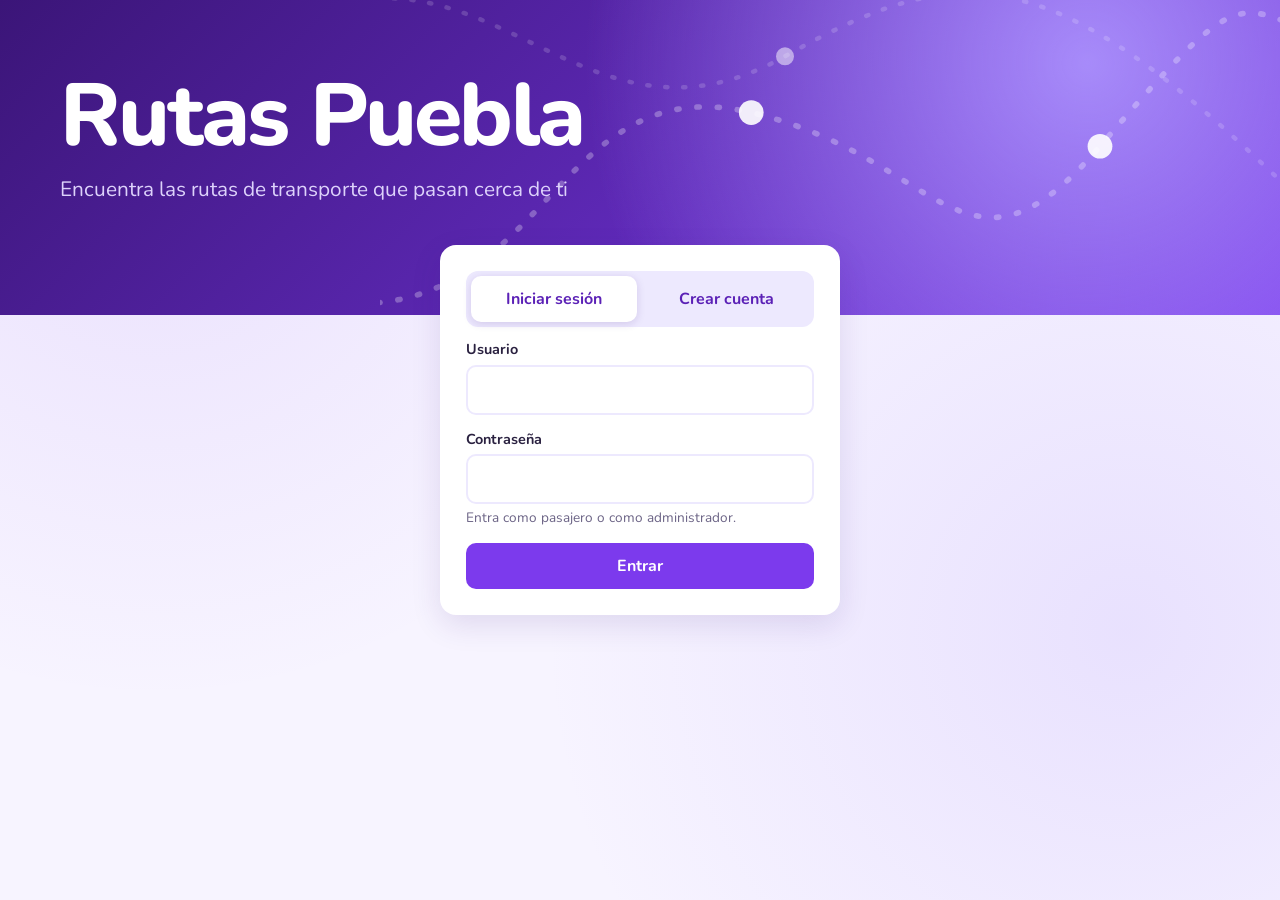
<file: static/login.html>
<!DOCTYPE html>
<html lang="es">
<head>
  <meta charset="UTF-8">
  <meta name="viewport" content="width=device-width, initial-scale=1.0">
  <title>Rutas Puebla · Entrar</title>
  <link rel="preconnect" href="https://fonts.googleapis.com">
  <link rel="preconnect" href="https://fonts.gstatic.com" crossorigin>
  <link href="https://fonts.googleapis.com/css2?family=Nunito:wght@400;600;700;800&display=swap" rel="stylesheet">
  <link rel="stylesheet" href="/static/styles.css">
</head>
<body>
  <div id="mensaje" role="status" aria-live="polite"></div>
  <header class="cabecera">
    <div class="cabecera-contenido">
      <h1>Rutas Puebla</h1>
      <p class="subtitulo">Encuentra las rutas de transporte que pasan cerca de ti</p>
    </div>
  </header>
  <main class="solo">
    <section class="panel login">
      <div class="pestanas">
        <button type="button" id="tab-entrar" class="activa">Iniciar sesión</button>
        <button type="button" id="tab-crear">Crear cuenta</button>
      </div>
      <form id="form-login">
        <div class="campo">
          <label for="usuario">Usuario</label>
          <input id="usuario" required minlength="3" autocomplete="username">
        </div>
        <div class="campo">
          <label for="password">Contraseña</label>
          <input id="password" type="password" required minlength="6" autocomplete="current-password">
          <span class="ayuda" id="ayuda-login">Entra como pasajero o como administrador.</span>
        </div>
        <button type="submit" class="btn-principal" id="btn-login">Entrar</button>
      </form>
    </section>
  </main>
  <script src="/static/auth.js"></script>
  <script>
    const s = sesion();
    if (s) location.href = s.rol === "admin" ? "/admin" : "/pasajero";

    let modo = "login";
    const $ = id => document.getElementById(id);
    function cambiar(m) {
      modo = m;
      $("tab-entrar").classList.toggle("activa", m === "login");
      $("tab-crear").classList.toggle("activa", m === "registro");
      $("btn-login").textContent = m === "login" ? "Entrar" : "Crear cuenta de pasajero";
      $("ayuda-login").textContent = m === "login"
        ? "Entra como pasajero o como administrador."
        : "Mínimo 6 caracteres. Las cuentas nuevas son de pasajero.";
    }
    $("tab-entrar").onclick = () => cambiar("login");
    $("tab-crear").onclick = () => cambiar("registro");

    function aviso(texto) {
      const m = $("mensaje");
      m.textContent = texto; m.className = "error";
      setTimeout(() => { m.textContent = ""; m.className = ""; }, 4000);
    }

    $("form-login").addEventListener("submit", async e => {
      e.preventDefault();
      try {
        const r = await fetch(modo === "login" ? "/auth/login" : "/auth/registro", {
          method: "POST",
          headers: { "Content-Type": "application/json" },
          body: JSON.stringify({ usuario: $("usuario").value, password: $("password").value })
        });
        const d = await r.json();
        if (!r.ok) throw new Error(typeof d.detail === "string" ? d.detail : "Revisa tus datos (usuario 3+, contraseña 6+ caracteres)");
        guardarSesion(d);
        location.href = d.rol === "admin" ? "/admin" : "/pasajero";
      } catch (err) { aviso(err.message); }
    });
  </script>
</body>
</html>
</file>
<file: static/styles.css>
:root {
  --morado-900: #3b1578;
  --morado-700: #5b21b6;
  --morado-600: #7c3aed;
  --morado-200: #ddd2fb;
  --morado-100: #ede9fe;
  --morado-50: #f7f4ff;
  --texto: #2a2140;
  --texto-suave: #6b6385;
  --verde: #15803d;
  --verde-fondo: #dcfce7;
  --rojo: #b91c1c;
  --rojo-fondo: #fee2e2;
}

* { box-sizing: border-box; }

body {
  margin: 0;
  font-family: "Nunito", system-ui, -apple-system, "Segoe UI", sans-serif;
  background:
    radial-gradient(circle at 12% 18%, rgba(124, 58, 237, 0.10), transparent 40%),
    radial-gradient(circle at 88% 70%, rgba(167, 139, 250, 0.18), transparent 45%),
    var(--morado-50);
  background-attachment: fixed;
  color: var(--texto);
  line-height: 1.5;
}

/* ---------- Cabecera ---------- */
.cabecera {
  position: relative;
  overflow: hidden;
  color: #fff;
  padding: 72px 24px 110px;
  background:
    url("data:image/svg+xml,%3Csvg xmlns='http://www.w3.org/2000/svg' viewBox='0 0 800 400' fill='none'%3E%3Cpath d='M-20 330 C150 330 160 120 330 160 S520 330 640 190 S760 60 830 90' stroke='%23ffffff' stroke-opacity='.28' stroke-width='5' stroke-dasharray='2 16' stroke-linecap='round'/%3E%3Cpath d='M-20 60 C120 40 200 200 360 110 S600 20 830 250' stroke='%23ffffff' stroke-opacity='.16' stroke-width='4' stroke-dasharray='2 14' stroke-linecap='round'/%3E%3Cg fill='%23ffffff'%3E%3Ccircle cx='330' cy='160' r='11' fill-opacity='.9'/%3E%3Ccircle cx='640' cy='190' r='11' fill-opacity='.9'/%3E%3Ccircle cx='360' cy='110' r='8' fill-opacity='.5'/%3E%3C/g%3E%3C/svg%3E") right center / min(900px, 100%) no-repeat,
    radial-gradient(circle at 85% 20%, #a78bfa 0%, transparent 45%),
    linear-gradient(135deg, var(--morado-900), var(--morado-600));
}
.cabecera-contenido { max-width: 1160px; margin: 0 auto; }
.cabecera h1 {
  margin: 0;
  font-size: clamp(3rem, 9vw, 5.5rem);
  font-weight: 800;
  line-height: 1;
  letter-spacing: -0.03em;
}
.subtitulo {
  margin: 14px 0 0;
  max-width: 520px;
  font-size: clamp(1.05rem, 2.5vw, 1.3rem);
  color: var(--morado-200);
}

.pasos {
  list-style: none;
  display: flex;
  flex-wrap: wrap;
  gap: 10px;
  margin: 28px 0 0;
  padding: 0;
}
.pasos li {
  background: rgba(255, 255, 255, 0.14);
  padding: 6px 14px 6px 8px;
  border-radius: 999px;
  font-size: 0.9rem;
  font-weight: 600;
}
.pasos b {
  display: inline-grid;
  place-items: center;
  width: 22px; height: 22px;
  margin-right: 6px;
  border-radius: 50%;
  background: #fff;
  color: var(--morado-700);
  font-size: 0.8rem;
}

/* ---------- Distribución ---------- */
main {
  display: grid;
  grid-template-columns: minmax(300px, 1fr) 1.4fr;
  grid-template-areas:
    "form mapa"
    "lista lista";
  gap: 20px;
  max-width: 1200px;
  margin: -70px auto 0;
  padding: 0 20px 40px;
  position: relative;
}
.area-form { grid-area: form; }
.area-mapa { grid-area: mapa; }
.area-lista { grid-area: lista; }

@media (max-width: 900px) {
  main {
    grid-template-columns: 1fr;
    grid-template-areas: "form" "mapa" "lista";
  }
}

.panel {
  background: #fff;
  padding: 22px;
  border-radius: 16px;
  box-shadow: 0 10px 30px rgba(59, 21, 120, 0.12);
}
.panel h2 { margin: 0 0 4px; font-size: 1.25rem; color: var(--morado-900); }

.ayuda { margin: 0 0 12px; font-size: 0.85rem; color: var(--texto-suave); }

/* ---------- Formulario ---------- */
form { display: flex; flex-direction: column; gap: 14px; margin-top: 12px; }
.campo { display: flex; flex-direction: column; gap: 4px; }
.campo .ayuda { margin: 0; }
.fila { display: grid; grid-template-columns: 1fr 1fr; gap: 12px; }
form > .ayuda { margin: -6px 0 0; }

label { font-weight: 700; font-size: 0.9rem; }

input, select {
  font: inherit;
  padding: 11px 12px;
  border: 2px solid var(--morado-100);
  border-radius: 10px;
  background: #fff;
  color: var(--texto);
  width: 100%;
}
input:focus, select:focus, button:focus-visible {
  outline: 3px solid var(--morado-200);
  border-color: var(--morado-600);
}

/* ---------- Botones ---------- */
button {
  font: inherit;
  font-weight: 700;
  padding: 11px 18px;
  border: none;
  border-radius: 10px;
  cursor: pointer;
  color: #fff;
  background: var(--morado-600);
  transition: background 0.15s;
}
button:hover { background: var(--morado-700); }
.botones { display: flex; gap: 10px; margin-top: 4px; }
.btn-principal { flex: 1; }
.btn-gris { background: #e5e1f0; color: var(--texto); }
.btn-gris:hover { background: #d6d0e6; }
.btn-suave { background: var(--morado-100); color: var(--morado-700); padding: 8px 14px; }
.btn-suave:hover { background: var(--morado-200); }
.oculto { display: none; }

/* ---------- Mensajes ---------- */
#mensaje { position: fixed; top: 16px; left: 50%; transform: translateX(-50%); z-index: 1000; width: min(560px, calc(100% - 32px)); }
#mensaje:empty { display: none; }
#mensaje.exito, #mensaje.error {
  padding: 14px 18px;
  border-radius: 12px;
  font-weight: 700;
  box-shadow: 0 10px 30px rgba(59, 21, 120, 0.25);
}
#mensaje.exito { background: var(--verde-fondo); color: var(--verde); }
#mensaje.error { background: var(--rojo-fondo); color: var(--rojo); }

/* ---------- Mapa ---------- */
#mapa {
  height: 430px;
  border-radius: 12px;
  border: 2px solid var(--morado-100);
}
.pin {
  display: block;
  width: 26px; height: 26px;
  background: var(--morado-600);
  border: 3px solid #fff;
  border-radius: 50% 50% 50% 0;
  transform: rotate(-45deg);
  box-shadow: 0 3px 8px rgba(59, 21, 120, 0.4);
}
.pin::after {
  content: "";
  position: absolute;
  top: 6px; left: 6px;
  width: 8px; height: 8px;
  border-radius: 50%;
  background: #fff;
}

/* ---------- Lista ---------- */
.encabezado-lista {
  display: flex;
  justify-content: space-between;
  align-items: center;
  gap: 10px;
  margin-bottom: 16px;
}
.encabezado-lista h2 { margin: 0; }
.contador {
  display: inline-block;
  min-width: 26px;
  padding: 0 8px;
  margin-left: 6px;
  border-radius: 999px;
  background: var(--morado-100);
  color: var(--morado-700);
  font-size: 0.9rem;
  text-align: center;
}

#lista-paradas {
  display: grid;
  grid-template-columns: repeat(auto-fill, minmax(280px, 1fr));
  gap: 14px;
}

.parada {
  border: 2px solid var(--morado-100);
  border-radius: 14px;
  padding: 16px;
  display: flex;
  flex-direction: column;
  gap: 8px;
}
.parada-cabecera { display: flex; justify-content: space-between; align-items: flex-start; gap: 8px; }
.parada h3 { margin: 0; font-size: 1.05rem; color: var(--morado-900); }
.parada p { margin: 0; font-size: 0.9rem; color: var(--texto-suave); }

.estado {
  flex-shrink: 0;
  padding: 2px 10px;
  border-radius: 999px;
  font-size: 0.78rem;
  font-weight: 700;
}
.estado.activa { background: var(--verde-fondo); color: var(--verde); }
.estado.inactiva { background: #eceaf1; color: var(--texto-suave); }

.rutas { display: flex; flex-wrap: wrap; gap: 6px; }
.ruta {
  background: var(--morado-100);
  color: var(--morado-700);
  padding: 2px 10px;
  border-radius: 8px;
  font-size: 0.82rem;
  font-weight: 700;
}
.sin-rutas { font-size: 0.85rem; color: var(--texto-suave); }

.acciones { display: flex; gap: 8px; margin-top: 6px; flex-wrap: wrap; }
.acciones button { padding: 7px 12px; font-size: 0.85rem; }
.btn-ubicar { background: var(--morado-600); }
.btn-editar { background: var(--morado-100); color: var(--morado-700); }
.btn-editar:hover { background: var(--morado-200); }
.btn-eliminar { background: var(--rojo-fondo); color: var(--rojo); margin-left: auto; }
.btn-eliminar:hover { background: #fecaca; }

.vacio {
  grid-column: 1 / -1;
  text-align: center;
  padding: 28px 16px;
  border: 2px dashed var(--morado-200);
  border-radius: 14px;
  color: var(--texto-suave);
}
.vacio strong { display: block; font-size: 1.1rem; color: var(--morado-900); margin-bottom: 4px; }

@media (prefers-reduced-motion: reduce) {
  * { transition: none !important; scroll-behavior: auto !important; }
}

/* ---------- Sesión, login y vistas por rol ---------- */
.barra-sesion { display: flex; justify-content: flex-end; align-items: center; gap: 12px; margin-bottom: 18px; font-weight: 700; color: var(--morado-200); }
.cabecera.compacta { padding-bottom: 100px; }
.cabecera.compacta h1 { font-size: clamp(2.4rem, 7vw, 4rem); }

main.solo { display: block; max-width: 440px; }
.login { padding: 26px; }
.pestanas { display: flex; gap: 6px; background: var(--morado-100); padding: 5px; border-radius: 12px; margin-bottom: 8px; }
.pestanas button { flex: 1; background: transparent; color: var(--morado-700); }
.pestanas button:hover { background: var(--morado-200); }
.pestanas button.activa { background: #fff; box-shadow: 0 2px 8px rgba(59, 21, 120, 0.15); }

.area-rutas { grid-area: rutas; }
main:has(.area-rutas) {
  grid-template-areas: "form mapa" "rutas rutas" "lista lista";
}
@media (max-width: 900px) {
  main:has(.area-rutas) { grid-template-areas: "form" "mapa" "rutas" "lista"; }
}
.fila-ruta { grid-template-columns: 1fr 90px; align-items: end; }
input[type="color"] { padding: 3px; height: 44px; cursor: pointer; }
.subtitulo-lista { margin: 22px 0 12px; color: var(--morado-900); }
#lista-rutas { display: grid; grid-template-columns: repeat(auto-fill, minmax(260px, 1fr)); gap: 14px; }
.punto-color { display: inline-block; width: 14px; height: 14px; border-radius: 50%; margin-right: 8px; vertical-align: -1px; border: 2px solid #fff; box-shadow: 0 0 0 1px rgba(0,0,0,.15); }

/* Vista del pasajero */
main.vista-pasajero {
  grid-template-columns: minmax(300px, 380px) 1fr;
  grid-template-areas: "buscar mapa";
  align-items: start;
}
.area-buscar { grid-area: buscar; }
.mapa-alto { height: 620px !important; }
@media (max-width: 900px) {
  main.vista-pasajero { grid-template-columns: 1fr; grid-template-areas: "buscar" "mapa"; }
  .mapa-alto { height: 420px !important; }
}
#resultados { display: flex; flex-direction: column; gap: 8px; max-height: 320px; overflow-y: auto; }
.ruta-item {
  display: flex; align-items: center; gap: 4px; text-align: left; width: 100%;
  background: #fff; color: var(--texto); border: 2px solid var(--morado-100); padding: 10px 12px;
}
.ruta-item:hover, .ruta-item.activa { background: var(--morado-50); border-color: var(--morado-600); }
.ruta-nombre { flex: 1; }
.distancia { font-size: 0.8rem; color: var(--morado-700); background: var(--morado-100); padding: 2px 8px; border-radius: 999px; }
.pin.yo { background: #1f2937; }
</file>
